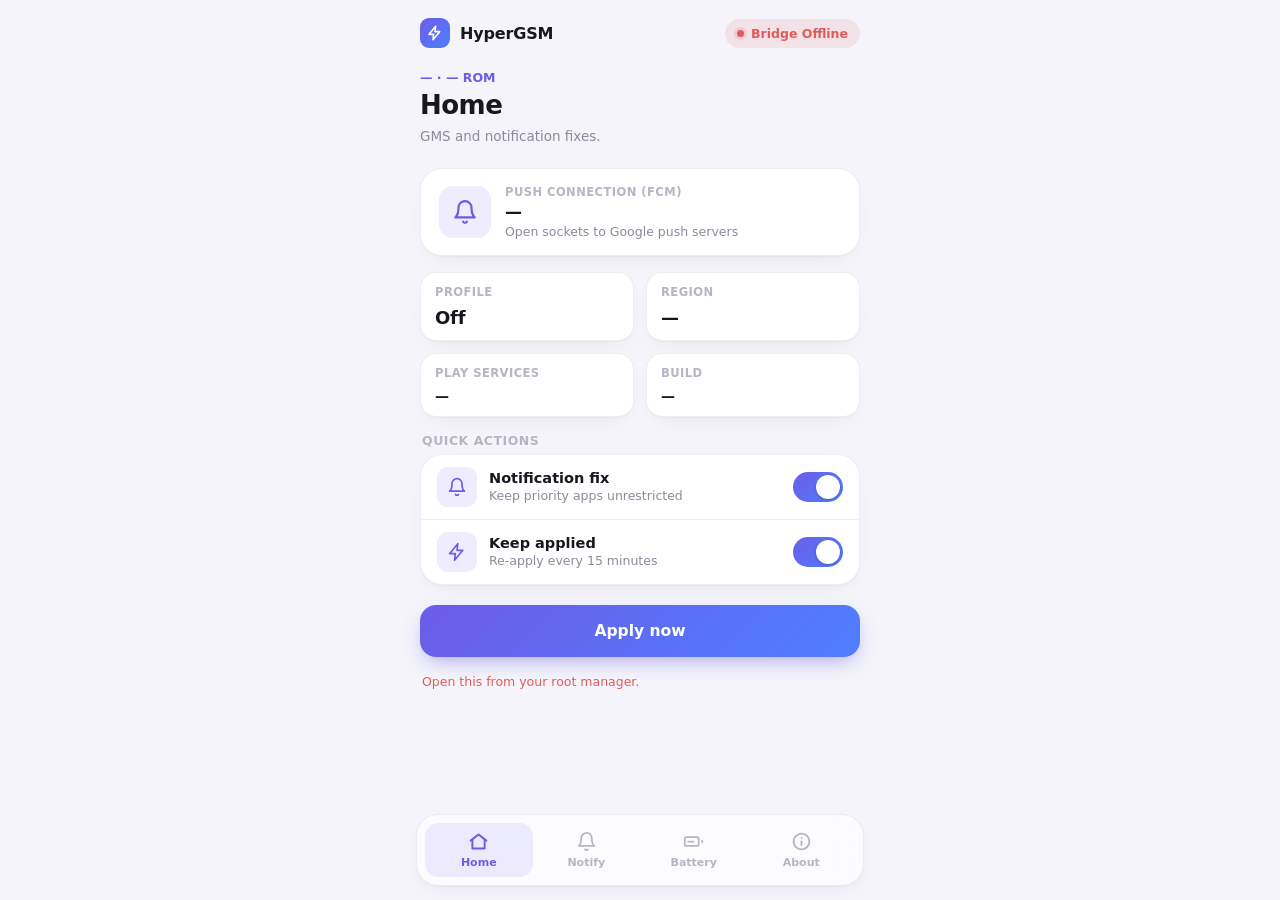
<file: webroot/index.html>
<!DOCTYPE html>
<html lang="en" data-mode="light">
<head>
<meta charset="UTF-8">
<meta name="viewport" content="width=device-width, initial-scale=1, viewport-fit=cover, maximum-scale=1">
<title>HyperGSM</title>
<link rel="stylesheet" href="theme.css">
<link rel="stylesheet" href="style.css">
</head>
<body>
<div class="app">
  <header class="appbar">
    <div class="brand">
      <div class="brand-mark"><svg viewBox="0 0 24 24" fill="none" stroke="white" stroke-width="2.4" stroke-linecap="round" stroke-linejoin="round"><path d="M13 2 3 14h7l-1 8 10-12h-7z"/></svg></div>
      <div class="brand-name">HyperGSM</div>
    </div>
    <div class="status-pill" id="livePill"><span class="dot"></span><span id="livePillText">Checking…</span></div>
  </header>

  <div class="page-head">
    <div class="eyebrow"><b id="devCode">—</b> · <span id="romEyebrow">—</span> ROM</div>
    <h1 id="pageTitle">Home</h1>
    <p id="pageSub">GMS and notification fixes.</p>
  </div>

  <main>
    <section class="page" id="page-home">
      <div class="hero">
        <div class="hero-icon"><svg viewBox="0 0 24 24" fill="none" stroke="currentColor" stroke-width="2" stroke-linecap="round" stroke-linejoin="round"><path d="M18 8a6 6 0 0 0-12 0c0 7-3 9-3 9h18s-3-2-3-9"/><path d="M13.7 21a2 2 0 0 1-3.4 0"/></svg></div>
        <div class="hero-body">
          <div class="hero-label">PUSH CONNECTION (FCM)</div>
          <div class="hero-title" id="heroFcm">—</div>
          <div class="hero-sub" id="heroFcmSub">Open sockets to Google push servers</div>
        </div>
      </div>
      <div class="stat-grid">
        <div class="stat-card"><div class="stat-label">PROFILE</div><div class="stat-value" id="stProfile">—</div></div>
        <div class="stat-card"><div class="stat-label">REGION</div><div class="stat-value" id="stRegion">—</div></div>
        <div class="stat-card"><div class="stat-label">PLAY SERVICES</div><div class="stat-value small" id="stGms">—</div></div>
        <div class="stat-card"><div class="stat-label">BUILD</div><div class="stat-value small" id="stRom">—</div></div>
      </div>
      <div class="section-label">QUICK ACTIONS</div>
      <div class="action-card">
        <div class="action-row">
          <div class="action-icon"><svg viewBox="0 0 24 24" fill="none" stroke="currentColor" stroke-width="2" stroke-linecap="round" stroke-linejoin="round"><path d="M18 8a6 6 0 0 0-12 0c0 7-3 9-3 9h18s-3-2-3-9"/><path d="M13.7 21a2 2 0 0 1-3.4 0"/></svg></div>
          <div class="action-body"><div class="action-title">Notification fix</div><div class="action-sub">Keep priority apps unrestricted</div></div>
          <div class="switch skel" id="swNotif"></div>
        </div>
        <div class="action-row">
          <div class="action-icon"><svg viewBox="0 0 24 24" fill="none" stroke="currentColor" stroke-width="2" stroke-linecap="round" stroke-linejoin="round"><path d="M13 2 3 14h7l-1 8 10-12h-7z"/></svg></div>
          <div class="action-body"><div class="action-title">Keep applied</div><div class="action-sub">Re-apply every 15 minutes</div></div>
          <div class="switch skel" id="swKeep"></div>
        </div>
      </div>
      <button class="apply-btn" id="applyBtn">Apply now</button>
      <div class="status-line"></div>
    </section>

    <section class="page" id="page-notify" hidden>
      <div class="section-head">
        <div class="section-label">PRIORITY APPS</div>
        <div class="section-note">Exempted from Doze, standby and background limits. Changes apply immediately.</div>
      </div>
      <div class="card">
        <div class="chip-input-row">
          <input class="chip-input" id="pkgInput" placeholder="com.example.app" autocapitalize="none" autocorrect="off" spellcheck="false">
          <button class="chip-add" id="pkgAdd">Add</button>
        </div>
        <div class="chip-list" id="chipList"></div>
      </div>
      <div class="section-head">
        <div class="section-label">DIAGNOSTICS</div>
        <div class="section-note">Collects push, Doze and notification info in the background. Send me the result if delays continue.</div>
      </div>
      <button class="secondary-btn" id="diagBtn">Run diagnostics</button>
      <pre class="card log-box" id="diagOut" hidden></pre>
    </section>

    <section class="page" id="page-battery" hidden>
      <div class="section-head">
        <div class="section-label">GMS BATTERY PROFILE</div>
        <div class="section-note">Pick a profile, then tap Apply. Works on any ROM.</div>
      </div>
      <div class="action-card" id="profileList"></div>
      <button class="apply-btn" id="applyProfile" disabled>Apply profile</button>
      <div class="status-line"></div>
    </section>

    <section class="page" id="page-about" hidden>
      <div class="hero">
        <div class="hero-icon"><svg viewBox="0 0 24 24" fill="none" stroke="currentColor" stroke-width="2" stroke-linecap="round" stroke-linejoin="round"><path d="M13 2 3 14h7l-1 8 10-12h-7z"/></svg></div>
        <div class="hero-body"><div class="hero-label">MODULE</div><div class="hero-title">HyperGSM</div><div class="hero-sub">v0.3 · no framework patch</div></div>
      </div>
      <div class="section-label">RECENT LOG</div>
      <pre class="card log-box" id="logOut">—</pre>
    </section>
  </main>

  <div class="tabbar"><div class="tabbar-inner">
    <button class="tab active" data-page="home"><svg viewBox="0 0 24 24" fill="none" stroke="currentColor" stroke-width="2.2" stroke-linecap="round" stroke-linejoin="round"><path d="M3 11l9-7 9 7"/><path d="M5 10v10h14V10"/></svg><span>Home</span></button>
    <button class="tab" data-page="notify"><svg viewBox="0 0 24 24" fill="none" stroke="currentColor" stroke-width="2" stroke-linecap="round" stroke-linejoin="round"><path d="M18 8a6 6 0 0 0-12 0c0 7-3 9-3 9h18s-3-2-3-9"/><path d="M13.7 21a2 2 0 0 1-3.4 0"/></svg><span>Notify</span></button>
    <button class="tab" data-page="battery"><svg viewBox="0 0 24 24" fill="none" stroke="currentColor" stroke-width="2" stroke-linecap="round" stroke-linejoin="round"><rect x="2" y="7" width="16" height="10" rx="2"/><path d="M22 11v2M6 12h6"/></svg><span>Battery</span></button>
    <button class="tab" data-page="about"><svg viewBox="0 0 24 24" fill="none" stroke="currentColor" stroke-width="2.2" stroke-linecap="round" stroke-linejoin="round"><circle cx="12" cy="12" r="9"/><path d="M12 16v-4M12 8h.01"/></svg><span>About</span></button>
  </div></div>
</div>
<div class="toast-stack" id="toastStack"></div>
<script src="app.js"></script>
</body>
</html>
</file>
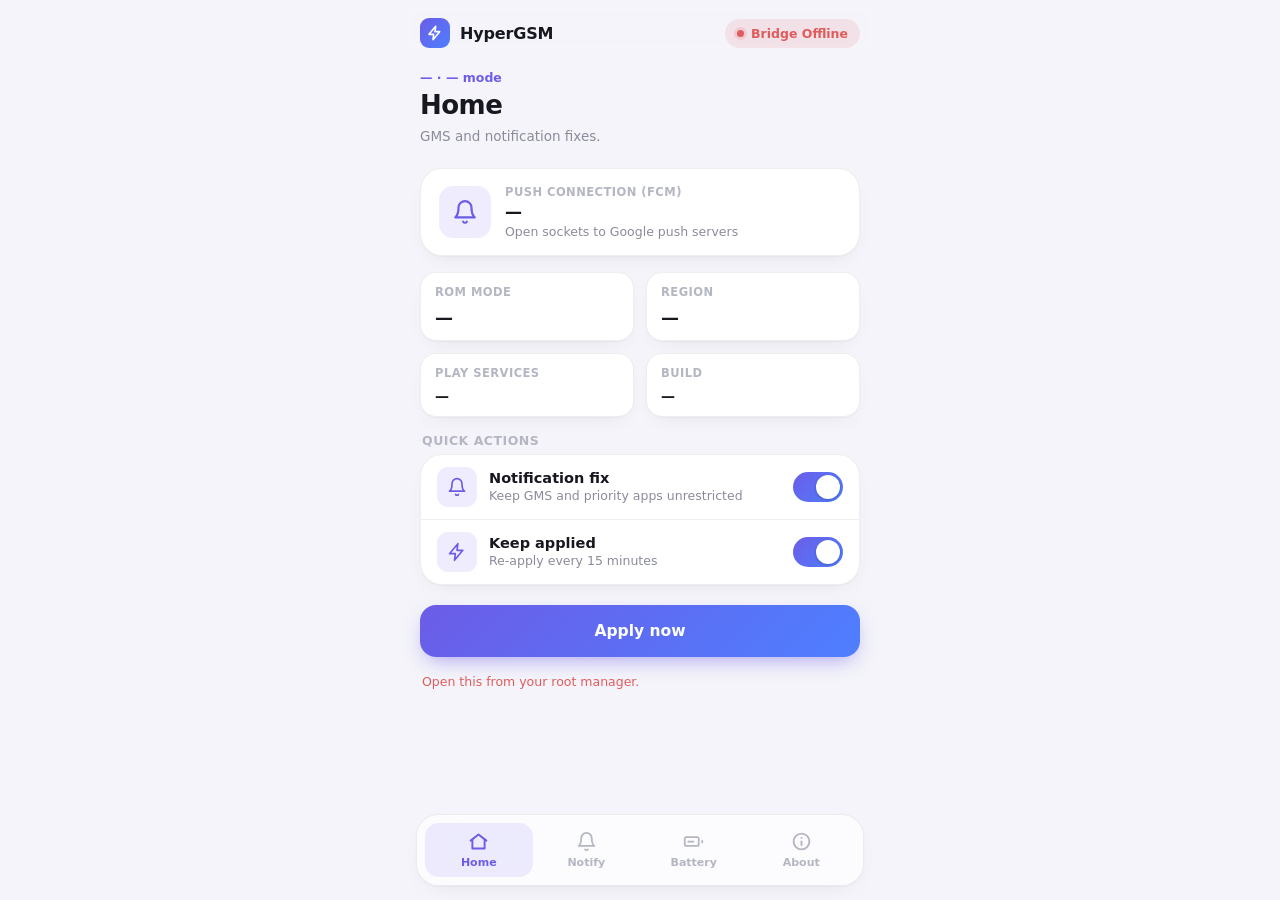
<file: webui/index.html>
<!DOCTYPE html>
<html lang="en" data-mode="light" data-wallpaper="none" data-anim="full">
<head>
<meta charset="UTF-8">
<meta name="viewport" content="width=device-width, initial-scale=1, viewport-fit=cover, maximum-scale=1">
<title>HyperGSM</title>
<link rel="stylesheet" href="theme.css">
<link rel="stylesheet" href="style.css">
</head>
<body>
<div class="wallpaper wp-none" id="wallpaperLayer"></div>
<div class="app" id="app">
  <header class="appbar">
    <div class="brand">
      <div class="brand-mark"><svg viewBox="0 0 24 24" fill="none" stroke="white" stroke-width="2.4" stroke-linecap="round" stroke-linejoin="round"><path d="M13 2 3 14h7l-1 8 10-12h-7z"/></svg></div>
      <div class="brand-name">HyperGSM</div>
    </div>
    <div class="status-pill" id="livePill"><span class="dot"></span><span id="livePillText">Checking…</span></div>
  </header>

  <div class="page-head">
    <div class="eyebrow"><b id="devCode">—</b> · <span id="modeEyebrow">—</span> mode</div>
    <h1 id="pageTitle">Home</h1>
    <p id="pageSub">GMS and notification fixes.</p>
  </div>

  <main>
    <section class="page" id="page-home">
      <div class="hero" style="cursor:default;">
        <div class="hero-icon"><svg viewBox="0 0 24 24" fill="none" stroke="currentColor" stroke-width="2" stroke-linecap="round" stroke-linejoin="round"><path d="M18 8a6 6 0 0 0-12 0c0 7-3 9-3 9h18s-3-2-3-9"/><path d="M13.7 21a2 2 0 0 1-3.4 0"/></svg></div>
        <div class="hero-body">
          <div class="hero-label">PUSH CONNECTION (FCM)</div>
          <div class="hero-title" id="heroFcm">—</div>
          <div class="hero-sub" id="heroFcmSub">Open sockets to Google push servers</div>
        </div>
      </div>
      <div class="stat-grid">
        <div class="stat-card"><div class="stat-label">ROM MODE</div><div class="stat-value" id="stMode">—</div></div>
        <div class="stat-card"><div class="stat-label">REGION</div><div class="stat-value" id="stRegion">—</div></div>
        <div class="stat-card"><div class="stat-label">PLAY SERVICES</div><div class="stat-value small" id="stGms">—</div></div>
        <div class="stat-card"><div class="stat-label">BUILD</div><div class="stat-value small" id="stRom">—</div></div>
      </div>
      <div class="section-label">QUICK ACTIONS</div>
      <div class="action-card">
        <div class="action-row">
          <div class="action-icon"><svg viewBox="0 0 24 24" fill="none" stroke="currentColor" stroke-width="2" stroke-linecap="round" stroke-linejoin="round"><path d="M18 8a6 6 0 0 0-12 0c0 7-3 9-3 9h18s-3-2-3-9"/><path d="M13.7 21a2 2 0 0 1-3.4 0"/></svg></div>
          <div class="action-body"><div class="action-title">Notification fix</div><div class="action-sub">Keep GMS and priority apps unrestricted</div></div>
          <div class="switch skel" id="swNotif"></div>
        </div>
        <div class="action-row">
          <div class="action-icon"><svg viewBox="0 0 24 24" fill="none" stroke="currentColor" stroke-width="2" stroke-linecap="round" stroke-linejoin="round"><path d="M13 2 3 14h7l-1 8 10-12h-7z"/></svg></div>
          <div class="action-body"><div class="action-title">Keep applied</div><div class="action-sub">Re-apply every 15 minutes</div></div>
          <div class="switch skel" id="swKeep"></div>
        </div>
      </div>
      <button class="apply-btn" id="applyBtn">Apply now</button>
      <div class="status-line" id="status">Loading…</div>
    </section>

    <section class="page" id="page-notify" hidden>
      <div class="section-head"><div class="section-label">PRIORITY APPS</div>
        <div class="section-note">Exempted from Doze, standby and background limits. Google services are always included on CN.</div></div>
      <div class="card">
        <div class="chip-input-row">
          <input class="chip-input" id="pkgInput" placeholder="com.example.app" autocapitalize="none" autocorrect="off" spellcheck="false">
          <button class="chip-add" id="pkgAdd">Add</button>
        </div>
        <div class="chip-list" id="chipList"></div>
      </div>
      <div class="section-head"><div class="section-label">DIAGNOSTICS</div>
        <div class="section-note">Collects push, Doze and notification info. Send me this if delays continue.</div></div>
      <button class="secondary-btn" id="diagBtn">Run diagnostics</button>
      <pre class="card" id="diagOut" style="margin-top:10px; white-space:pre-wrap; word-break:break-all; font-size:11px; max-height:320px; overflow:auto;" hidden></pre>
      <button class="apply-btn" id="applyBtnN">Apply now</button>
      <div class="status-line" id="statusN"></div>
    </section>

    <section class="page" id="page-battery" hidden>
      <div class="section-head"><div class="section-label">GMS BATTERY PROFILE</div>
        <div class="section-note">Used on Global ROMs. On CN, Google services are kept unrestricted instead.</div></div>
      <div class="card">
        <div class="segmented" id="segProfile">
          <button class="seg-btn" data-val="off">Off</button>
          <button class="seg-btn" data-val="balanced">Balanced</button>
          <button class="seg-btn" data-val="aggressive">Aggressive</button>
        </div>
        <p style="margin:14px 2px 0; font-size:13px; color:var(--text-dim); line-height:1.45;" id="profileDesc"></p>
      </div>
      <div class="section-label">ROM MODE</div>
      <div class="card">
        <div class="segmented" id="segMode">
          <button class="seg-btn" data-val="auto">Auto</button>
          <button class="seg-btn" data-val="cn">CN</button>
          <button class="seg-btn" data-val="global">Global</button>
        </div>
      </div>
      <button class="apply-btn" id="applyBtnB">Apply now</button>
      <div class="status-line" id="statusB"></div>
    </section>

    <section class="page" id="page-about" hidden>
      <div class="hero" style="cursor:default;">
        <div class="hero-icon"><svg viewBox="0 0 24 24" fill="none" stroke="currentColor" stroke-width="2" stroke-linecap="round" stroke-linejoin="round"><path d="M13 2 3 14h7l-1 8 10-12h-7z"/></svg></div>
        <div class="hero-body"><div class="hero-label">MODULE</div><div class="hero-title">HyperGSM</div><div class="hero-sub">v0.1 · no framework patch</div></div>
      </div>
      <div class="section-label">RECENT LOG</div>
      <pre class="card" id="logOut" style="white-space:pre-wrap; word-break:break-all; font-size:11px; max-height:360px; overflow:auto;">—</pre>
    </section>
  </main>

  <div class="tabbar"><div class="tabbar-inner">
    <button class="tab active navitem" data-page="home"><svg viewBox="0 0 24 24" fill="none" stroke="currentColor" stroke-width="2.2" stroke-linecap="round" stroke-linejoin="round"><path d="M3 11l9-7 9 7"/><path d="M5 10v10h14V10"/></svg><span>Home</span></button>
    <button class="tab navitem" data-page="notify"><svg viewBox="0 0 24 24" fill="none" stroke="currentColor" stroke-width="2" stroke-linecap="round" stroke-linejoin="round"><path d="M18 8a6 6 0 0 0-12 0c0 7-3 9-3 9h18s-3-2-3-9"/><path d="M13.7 21a2 2 0 0 1-3.4 0"/></svg><span>Notify</span></button>
    <button class="tab navitem" data-page="battery"><svg viewBox="0 0 24 24" fill="none" stroke="currentColor" stroke-width="2" stroke-linecap="round" stroke-linejoin="round"><rect x="2" y="7" width="16" height="10" rx="2"/><path d="M22 11v2M6 12h6"/></svg><span>Battery</span></button>
    <button class="tab navitem" data-page="about"><svg viewBox="0 0 24 24" fill="none" stroke="currentColor" stroke-width="2.2" stroke-linecap="round" stroke-linejoin="round"><circle cx="12" cy="12" r="9"/><path d="M12 16v-4M12 8h.01"/></svg><span>About</span></button>
  </div></div>
</div>
<div class="toast-stack" id="toastStack"></div>
<script src="app.js"></script>
</body>
</html>
</file>
<file: webroot/theme.css>
/* HyperTouch — theme.css
   Tokens only. No layout, no component rules — everything here is a
   custom property that style.css consumes via var(). This file
   answers "what is the theme," style.css answers "how components use it."
*/

:root{
  --font-sans: Roboto, 'Noto Sans', system-ui, sans-serif;
  --font-mono: ui-monospace, "Roboto Mono", "SFMono-Regular", Menlo, Consolas, monospace;

  --good:#22B07D;
  --warn:#E0913F;
  --danger:#E05C5C;

  /* Motion. --dur-off is not referenced directly — [data-anim="off"]
     kills animation/transition duration globally instead, see style.css. */
  --dur-fast:.15s;
  --dur-med:.2s;
  --dur-slow:.22s;
}

html[data-anim="reduced"]{
  --dur-fast:.06s;
  --dur-med:.08s;
  --dur-slow:.08s;
}

/* ---- Light (default) ---- */
html[data-mode="light"]{
  --bg:#F4F4FA;
  --card:#FFFFFF;
  --card-2:#F8F8FC;
  --border: rgba(20,20,40,.07);
  --text:#16171F;
  --text-dim:#8A8C9A;
  --text-faint:#B4B6C2;
  --shadow-card: 0 1px 2px rgba(16,17,32,.04), 0 8px 24px -12px rgba(16,17,32,.10);
  --good-soft: rgba(34,176,125,.12);
  --warn-soft: rgba(224,145,63,.14);
  --danger-soft: rgba(224,92,92,.12);

  --accent-default-1:#6C5CE7;
  --accent-default-2:#4E7FFF;
}

/* ---- Dark ---- */
html[data-mode="dark"]{
  --bg:#0F0F15;
  --card:#1A1B24;
  --card-2:#20212C;
  --border: rgba(255,255,255,.07);
  --text:#F2F2F6;
  --text-dim:#8C8DA0;
  --text-faint:#5C5D6E;
  --shadow-card: 0 1px 2px rgba(0,0,0,.25), 0 8px 24px -12px rgba(0,0,0,.55);
  --good-soft: rgba(34,176,125,.16);
  --warn-soft: rgba(224,145,63,.18);
  --danger-soft: rgba(224,92,92,.16);

  --accent-default-1:#7C6DF2;
  --accent-default-2:#5C8CFF;
}

/* Active accent: defaults to the mode's signature gradient pair. When
   Monet extraction succeeds, app.js overrides --accent-1/--accent-2
   directly on <html> inline style, which wins over this regardless of
   mode. --accent-soft is *derived*, so Monet colors automatically get
   a correct tinted tone with no extra JS color math. --accent stays
   as a single-color alias (icons, focus rings, toggle fill) pointed
   at --accent-1. */
html{
  --accent-1: var(--accent-default-1);
  --accent-2: var(--accent-default-2);
  --accent: var(--accent-1);
  --accent-soft: color-mix(in srgb, var(--accent-1) 11%, transparent);
  --radius-lg:22px;
  --radius-md:16px;
  --radius-sm:11px;
}

/* True superellipse corners where the browser supports it — falls back
   to the plain border-radius above everywhere else. */
@supports (corner-shape: squircle){
  .card, .hero, .stat-card, .action-card, .apply-btn, .secondary-btn,
  .status-pill, .seg-btn, .segmented, .switch, .chip, .chip-input,
  .chip-add, .dialog, .action-icon, .hero-icon, .brand-mark,
  .wallpaper-swatch, .tabbar-inner{
    corner-shape:squircle;
  }
}
</file>
<file: webroot/style.css>
/* HyperTouch — style.css
   Component rules. Reads all color/spacing tokens from theme.css via
   var() — nothing is hardcoded here that theme.css should own.
*/

/* No webfont @import: this UI runs offline inside a root manager's WebView, so a
   network font would silently fail and swap in unpredictably. The stack below uses
   what Android actually ships (Roboto / system UI font), so sizing is deterministic. */

*{ box-sizing:border-box; }
html{
  min-height:100%;
  margin:0;
  background:var(--bg);
  /* Some Android WebViews auto-inflate font size based on the
     system's font-scale accessibility setting, independent of the
     page's own font-size declarations — this locks it to 100% so the
     layout renders at the size actually specified in CSS. */
  -webkit-text-size-adjust: 100%;
  text-size-adjust: 100%;
}
body{
  min-height:100%;
  margin:0;
  background:var(--bg);
  color:var(--text);
  font-family:var(--font-sans);
  -webkit-font-smoothing:antialiased;
  font-weight:400;
  transition: background var(--dur-med) ease, color var(--dur-med) ease;
  padding-top: env(safe-area-inset-top, 0px);
  padding-bottom: env(safe-area-inset-bottom, 0px);
  display:flex;
  justify-content:center;
  overscroll-behavior-y: none;
}
/* Reset only what leaks from the browser's default button styling.
   text-align stays 'center' (the browser default) — inheriting it left every
   button label hugging the left edge. Components that want left-aligned text
   (.hero) set it explicitly. */
button{ font-family:inherit; color:inherit; background:none; border:none; padding:0; text-align:center; }
[hidden]{ display:none !important; }
.app{
  width:100%;
  max-width:480px;
  min-height:100vh;
  min-height:100dvh;
  display:flex;
  flex-direction:column;
  position:relative;
}
/* ── App bar ──────────────────────────────── */
.appbar{
  position:sticky; top:0;
  z-index:3;
  display:flex;
  align-items:center;
  justify-content:space-between;
  padding:calc(18px + env(safe-area-inset-top,0px)) 20px 8px;
  background:color-mix(in srgb, var(--bg) 40%, transparent);
  backdrop-filter: blur(6px) saturate(1.2);
  -webkit-backdrop-filter: blur(6px) saturate(1.2);
  box-shadow: 0 1px 0 transparent;
  /* Only background/shadow animate — animating backdrop-filter itself
     forces a full re-blur of everything underneath on every frame,
     which was the real cause of navigation feeling laggy. The blur
     radius now switches in one step (still visually fine, since it's
     paired with the background-opacity fade covering the transition). */
  transition: background var(--dur-fast) ease, box-shadow var(--dur-fast) ease;
}
.brand{ display:flex; align-items:center; gap:10px; }
.brand-mark{
  width:30px; height:30px;
  border-radius:9px;
  background: linear-gradient(135deg, var(--accent-1), var(--accent-2));
  display:flex; align-items:center; justify-content:center;
  flex-shrink:0;
}
.brand-mark svg{ width:16px; height:16px; display:block; }
.brand-name{ font-weight:600; font-size:16px; letter-spacing:-.01em; }
.status-pill{
  display:flex; align-items:center; gap:7px;
  padding:7px 12px;
  border-radius:999px;
  background:var(--good-soft);
  color:var(--good);
  font-size:12.5px; font-weight:600;
  white-space:nowrap;
  transition: background var(--dur-fast) ease, color var(--dur-fast) ease;
}
.status-pill.err{ background:var(--danger-soft); color:var(--danger); }
.status-pill .dot{
  width:7px; height:7px; border-radius:50%;
  background:currentColor;
  position:relative;
}
.status-pill .dot::after{
  content:'';
  position:absolute; inset:-3px;
  border-radius:50%;
  background:currentColor;
  opacity:.16;
}
/* ── Page header ──────────────────────────── */
.page-head{ position:relative; z-index:1; padding:14px 20px 4px; }
.eyebrow{
  font-size:12.5px; font-weight:600;
  color:var(--accent-1);
  margin-bottom:4px;
  min-height:16px;
}
.page-head h1{
  font-size:26px; font-weight:700;
  letter-spacing:-.02em;
  margin:0 0 6px;
}
.page-head p{
  font-size:13.5px; font-weight:400; color:var(--text-dim);
  margin:0; line-height:1.5;
}
main{
  position:relative; z-index:1;
  flex:1;
  padding:18px 20px 110px;
  overflow-x:hidden;
  touch-action:pan-y;
}
.page{
  display:flex;
  flex-direction:column;
  gap:16px;
  will-change:transform, opacity;
}
/* ── Page transitions ─────────────────────────────────────
   Driven by [data-transition] on <html> (miuix|aosp|scale|none) and
   a --exit-dir custom property (1 = forward/right-exit, -1 = reverse)
   set by app.js per-navigation. The *incoming* page always animates
   in; during a gesture-drag, app.js sets transform directly instead
   and these keyframes are skipped (.dragging guards that). */
@keyframes pg-miuix-in{
  0%{ opacity:0; transform:translateY(26px) scale(.94); }
  60%{ opacity:1; }
  100%{ opacity:1; transform:translateY(0) scale(1); }
}
@keyframes pg-aosp-in{
  from{ opacity:0; transform:translateX(calc(var(--exit-dir, 1) * 46px)); }
  to{ opacity:1; transform:translateX(0); }
}
@keyframes pg-scale-in{
  from{ opacity:0; transform:scale(.96); }
  to{ opacity:1; transform:scale(1); }
}
/* Per-child stagger removed: it left cards painted mid-offset on slower
   WebView compositors, overlapping section labels. The page-level
   transition above already carries the motion. */


/* Card entrance is handled entirely by the page-level animation above
   (pg-miuix-in / pg-aosp-in / pg-scale-in on .page itself) — a prior
   per-card IntersectionObserver approach was removed here. It broke
   in a way that visibly overlapped section labels: observing an
   element the same tick it goes from hidden to visible gives the
   browser a stale/zero bounding rect, so cards could get stuck at
   their pre-reveal transform offset (translateY) forever, painting
   over the label below them. Simpler and correct beats fancier and
   broken. */

/* ── Cards (shared surface) ───────────────── */
.card,.hero,.stat-card,.action-card{
  background:var(--card);
  border:1px solid var(--border);
  box-shadow:var(--shadow-card);
}
.card{ border-radius:var(--radius-lg); padding:20px; }
/* ── Hero card ────────────────────────────── */
.hero{
  border-radius:var(--radius-lg);
  padding:16px 18px;
  display:flex; align-items:center; gap:14px;
  text-align:left;
  cursor:pointer;
  transition: transform var(--dur-fast) ease;
}
.hero:active{ transform:scale(.98); }
.hero-icon{
  width:52px; height:52px;
  border-radius:14px;
  background:var(--accent-soft);
  display:flex; align-items:center; justify-content:center;
  flex-shrink:0;
}
.hero-icon svg{ width:26px; height:26px; color:var(--accent-1); }
.hero-body{ flex:1; min-width:0; }
.hero-label{
  font-size:11.5px; font-weight:700; letter-spacing:.04em;
  color:var(--text-faint);
  margin-bottom:3px;
}
.hero-title{ font-size:17px; font-weight:600; letter-spacing:-.01em; margin-bottom:2px; }
.hero-sub{ font-size:12.5px; font-weight:400; color:var(--text-dim); }
/* ── Stat grid ────────────────────────────── */
.stat-grid{ display:grid; grid-template-columns:1fr 1fr; gap:12px; }
.stat-card{
  border-radius:var(--radius-md);
  padding:12px 14px;
}
.stat-label{
  font-size:11.5px; font-weight:700; letter-spacing:.04em;
  color:var(--text-faint);
  margin-bottom:8px;
}
.stat-value{ font-size:18px; font-weight:600; letter-spacing:-.01em; }
.stat-value.small{ font-size:14px; font-weight:600; word-break:break-word; }
/* ── Section label ────────────────────────── */
.section-label{
  font-size:12.5px; font-weight:700; letter-spacing:.04em;
  color:var(--text-faint);
  /* The page's 16px flex gap sits between every pair of siblings, so a
     label ends up as far from its own card as from the previous one.
     A negative bottom margin pulls it back to ~6px so it reads as that
     card's title. Applies only to a label directly followed by a card
     — .section-head handles label+note pairs on its own. */
  margin:0 2px -10px;
}
.section-head .section-label{ margin:0 2px; }
.section-note{
  font-size:12.5px; color:var(--text-dim);
  margin:0 2px;
  line-height:1.5;
}
/* A label/note pair should sit tight together, not at the page's
   normal 16px rhythm — wrap them in .section-head (gap:6px) instead
   of relying on a negative margin fighting the parent flex gap, which
   was collapsing onto the line above it and reading as overlapped
   text. */
.section-head{
  display:flex;
  flex-direction:column;
  gap:6px;
  margin-bottom:-10px;
}
/* ── Action card / rows ───────────────────── */
.action-card{
  border-radius:var(--radius-lg);
  overflow:hidden;
}
.action-row{
  display:flex; align-items:center; gap:12px;
  padding:12px 16px;
  transition: background var(--dur-fast) ease;
}
.action-row + .action-row{ border-top:1px solid var(--border); }
.action-icon{
  width:40px; height:40px;
  border-radius:var(--radius-sm);
  background:var(--accent-soft);
  display:flex; align-items:center; justify-content:center;
  flex-shrink:0;
}
.action-icon svg{ width:20px; height:20px; color:var(--accent-1); }
.action-body{ flex:1; min-width:0; }
.action-title{ font-size:14.5px; font-weight:600; margin-bottom:1px; display:flex; align-items:center; gap:7px; }
.action-sub{ font-size:12.5px; font-weight:400; color:var(--text-dim); line-height:1.4; }
/* ── Toggle switch ────────────────────────── */
/* ── Toggle switch (MIUIX-style capsule thumb) ────────────────
   HyperOS/MIUIX switches use a wide rounded-rect thumb that fills
   most of the track height, not a small circular iOS-style thumb —
   and the thumb itself contracts slightly on toggle before expanding
   into place, a subtle "squish" rather than a flat slide. */
.switch{
  width:50px; height:30px;
  border-radius:15px;
  background:var(--border);
  position:relative; flex-shrink:0;
  cursor:pointer;
  padding:3px;
  transition: background var(--dur-med) cubic-bezier(.2,.8,.3,1);
}
.switch::after{
  content:'';
  position:absolute; top:3px; left:3px;
  width:24px; height:24px;
  border-radius:12px;
  background:#fff;
  box-shadow:0 1px 3px rgba(0,0,0,.25);
  transition: transform var(--dur-med) cubic-bezier(.34,1.3,.64,1), width var(--dur-fast) ease, border-radius var(--dur-fast) ease;
}
.switch.on{ background: linear-gradient(135deg, var(--accent-1), var(--accent-2)); }
.switch.on::after{ transform:translateX(20px); }
.switch.skel{ opacity:.4; }
/* ── Chips (priority apps) ────────────────── */
.chip-input-row{ display:flex; gap:8px; }
.chip-input{
  flex:1;
  height:44px;
  border-radius:var(--radius-md);
  border:1px solid var(--border);
  background:var(--card-2);
  color:var(--text);
  padding:0 14px;
  font-size:14px;
  font-family:var(--font-mono);
}
.chip-input:focus{ outline:2px solid var(--accent-1); outline-offset:-1px; }
.chip-add{
  height:44px; padding:0 18px;
  border-radius:var(--radius-md);
  border:none;
  background: linear-gradient(135deg, var(--accent-1), var(--accent-2));
  color:#fff;
  font-weight:600; font-size:14px;
  cursor:pointer;
}
.chip-list{ display:flex; flex-wrap:wrap; gap:8px; margin-top:12px; }
.chip{
  display:flex; align-items:center; gap:8px;
  background:var(--card-2);
  border:1px solid var(--border);
  border-radius:999px;
  padding:7px 8px 7px 14px;
  font-size:13px;
  font-family:var(--font-mono);
}
.chip button{
  width:20px; height:20px;
  border-radius:50%;
  border:none;
  background:var(--border);
  color:var(--text-dim);
  font-size:14px; line-height:1;
  cursor:pointer;
  display:flex; align-items:center; justify-content:center;
}
/* ── Buttons ──────────────────────────────── */
.apply-btn{
  margin-top:4px;
  height:52px;
  border-radius:16px;
  border:none;
  background: linear-gradient(135deg, var(--accent-1), var(--accent-2));
  color:#fff;
  font-size:15.5px; font-weight:700;
  cursor:pointer;
  box-shadow: 0 8px 20px -6px color-mix(in srgb, var(--accent-1) 55%, transparent);
  transition: transform var(--dur-fast) ease, opacity var(--dur-fast) ease;
}
.apply-btn:active{ transform:scale(.98); }
.apply-btn:disabled{ opacity:.6; }
.secondary-btn{
  height:48px;
  border-radius:var(--radius-md);
  border:1px solid var(--border);
  background:var(--card);
  color:var(--text);
  font-size:14.5px; font-weight:600;
  cursor:pointer;
}
.secondary-btn:active{ background:var(--card-2); }
.status-line{
  font-size:12.5px; color:var(--text-dim);
  min-height:16px;
  padding:0 2px;
  white-space:pre-wrap;
  line-height:1.5;
}
.status-line.err{ color:var(--danger); }
/* ── Bottom tab bar ────────────────────────── */
.tabbar{
  position:fixed; bottom:0; left:0; right:0;
  z-index:2;
  display:flex; justify-content:center;
  padding:0 16px calc(14px + env(safe-area-inset-bottom,0px));
  pointer-events:none;
}
.tabbar-inner{
  pointer-events:auto;
  width:100%; max-width:448px;
  background:color-mix(in srgb, var(--card) 68%, transparent);
  backdrop-filter: blur(18px) saturate(1.5);
  -webkit-backdrop-filter: blur(18px) saturate(1.5);
  border:1px solid var(--border);
  border-radius:22px;
  box-shadow:var(--shadow-card);
  display:flex;
  padding:8px;
}
.tab{
  flex:1;
  display:flex; flex-direction:column; align-items:center; gap:4px;
  padding:8px 0;
  border-radius:14px;
  color:var(--text-faint);
  cursor:pointer;
  border:none; background:transparent;
  transition: background var(--dur-fast) ease, color var(--dur-fast) ease;
}
.tab svg{ width:21px; height:21px; display:block; }
.tab span{ font-size:11px; font-weight:600; }
.tab.active{ color:var(--accent-1); background:var(--accent-soft); }
/* ── Toasts ───────────────────────────────── */
.toast-stack{
  position:fixed; left:0; right:0;
  bottom: calc(96px + env(safe-area-inset-bottom,0px));
  z-index:5;
  display:flex; flex-direction:column; align-items:center; gap:8px;
  pointer-events:none;
  padding:0 20px;
}
.toast{
  background:var(--text);
  color:var(--bg);
  font-size:13.5px; font-weight:600;
  padding:11px 18px;
  border-radius:999px;
  box-shadow:0 8px 20px -6px rgba(0,0,0,.3);
  animation: toast-in var(--dur-med) ease;
}
.toast.err{ background:var(--danger); color:#fff; }
@keyframes toast-in{ from{ opacity:0; transform:translateY(8px);} to{ opacity:1; transform:translateY(0);} }
/* ── Skeleton loading state ───────────────── */
.skel{ position:relative; overflow:hidden; }
.skel *{ opacity:0; }
.skel::after{
  content:'';
  position:absolute; inset:0;
  background: linear-gradient(90deg, var(--card-2) 25%, var(--border) 50%, var(--card-2) 75%);
  background-size:200% 100%;
  animation: skel-sweep 1.4s ease infinite;
}
@keyframes skel-sweep{ 0%{ background-position:200% 0; } 100%{ background-position:-200% 0; } }
/* ── Responsive ───────────────────────────── */
@media (max-width:360px){

  .page-head h1{ font-size:26px; }

  .stat-grid{ gap:9px; }
}
/* ── Focus visibility ─────────────────────── */
:focus-visible{ outline:2px solid var(--accent-1); outline-offset:2px; }
/* ---- profile list ---- */
.opt{ display:flex; align-items:center; gap:14px; width:100%; padding:14px 16px; text-align:left; cursor:pointer; }
.opt + .opt{ border-top:1px solid var(--border); }
.opt:active{ background:var(--accent-soft); }
.opt-radio{ position:relative; flex-shrink:0; width:22px; height:22px; border-radius:50%; border:2px solid var(--text-faint); }
.opt.active .opt-radio{ border-color:var(--accent-1); }
.opt.active .opt-radio::after{ content:""; position:absolute; inset:3px; border-radius:50%; background:var(--accent-1); }
.opt-body{ flex:1; min-width:0; display:flex; flex-direction:column; gap:2px; }
.opt-title{ display:flex; align-items:center; gap:8px; font-size:14.5px; font-weight:600; }
.opt-sub{ font-size:12.5px; font-weight:400; color:var(--text-dim); line-height:1.4; }
.opt-tag{ font-size:10px; font-weight:700; letter-spacing:.05em; padding:2px 7px; border-radius:999px; background:var(--good-soft); color:var(--good); }
/* ---- log / diagnostics output ---- */
.log-box{ margin:10px 0 0; white-space:pre-wrap; word-break:break-all; font-family:var(--font-mono); font-size:11px; line-height:1.5; max-height:340px; overflow:auto; }
</file>
<file: webui/theme.css>
/* HyperTouch — theme.css
   Tokens only. No layout, no component rules — everything here is a
   custom property that style.css consumes via var(). This file
   answers "what is the theme," style.css answers "how components use it."
*/

:root{
  --font-sans: Roboto, 'Noto Sans', system-ui, sans-serif;
  --font-mono: ui-monospace, "Roboto Mono", "SFMono-Regular", Menlo, Consolas, monospace;

  --good:#22B07D;
  --warn:#E0913F;
  --danger:#E05C5C;

  /* Motion. --dur-off is not referenced directly — [data-anim="off"]
     kills animation/transition duration globally instead, see style.css. */
  --dur-fast:.15s;
  --dur-med:.2s;
  --dur-slow:.22s;
}

html[data-anim="reduced"]{
  --dur-fast:.06s;
  --dur-med:.08s;
  --dur-slow:.08s;
}

/* ---- Light (default) ---- */
html[data-mode="light"]{
  --bg:#F4F4FA;
  --card:#FFFFFF;
  --card-2:#F8F8FC;
  --border: rgba(20,20,40,.07);
  --text:#16171F;
  --text-dim:#8A8C9A;
  --text-faint:#B4B6C2;
  --shadow-card: 0 1px 2px rgba(16,17,32,.04), 0 8px 24px -12px rgba(16,17,32,.10);
  --good-soft: rgba(34,176,125,.12);
  --warn-soft: rgba(224,145,63,.14);
  --danger-soft: rgba(224,92,92,.12);

  --accent-default-1:#6C5CE7;
  --accent-default-2:#4E7FFF;
}

/* ---- Dark ---- */
html[data-mode="dark"]{
  --bg:#0F0F15;
  --card:#1A1B24;
  --card-2:#20212C;
  --border: rgba(255,255,255,.07);
  --text:#F2F2F6;
  --text-dim:#8C8DA0;
  --text-faint:#5C5D6E;
  --shadow-card: 0 1px 2px rgba(0,0,0,.25), 0 8px 24px -12px rgba(0,0,0,.55);
  --good-soft: rgba(34,176,125,.16);
  --warn-soft: rgba(224,145,63,.18);
  --danger-soft: rgba(224,92,92,.16);

  --accent-default-1:#7C6DF2;
  --accent-default-2:#5C8CFF;
}

/* Active accent: defaults to the mode's signature gradient pair. When
   Monet extraction succeeds, app.js overrides --accent-1/--accent-2
   directly on <html> inline style, which wins over this regardless of
   mode. --accent-soft is *derived*, so Monet colors automatically get
   a correct tinted tone with no extra JS color math. --accent stays
   as a single-color alias (icons, focus rings, toggle fill) pointed
   at --accent-1. */
html{
  --accent-1: var(--accent-default-1);
  --accent-2: var(--accent-default-2);
  --accent: var(--accent-1);
  --accent-soft: color-mix(in srgb, var(--accent-1) 11%, transparent);
  --radius-lg:22px;
  --radius-md:16px;
  --radius-sm:11px;
}

/* True superellipse corners where the browser supports it — falls back
   to the plain border-radius above everywhere else. */
@supports (corner-shape: squircle){
  .card, .hero, .stat-card, .action-card, .apply-btn, .secondary-btn,
  .status-pill, .seg-btn, .segmented, .switch, .chip, .chip-input,
  .chip-add, .dialog, .action-icon, .hero-icon, .brand-mark,
  .wallpaper-swatch, .tabbar-inner{
    corner-shape:squircle;
  }
}
</file>
<file: webui/style.css>
/* HyperTouch — style.css
   Component rules. Reads all color/spacing tokens from theme.css via
   var() — nothing is hardcoded here that theme.css should own.
*/

/* No webfont @import: this UI runs offline inside a root manager's WebView, so a
   network font would silently fail and swap in unpredictably. The stack below uses
   what Android actually ships (Roboto / system UI font), so sizing is deterministic. */

*{ box-sizing:border-box; }
html{
  min-height:100%;
  margin:0;
  background:var(--bg);
  /* Some Android WebViews auto-inflate font size based on the
     system's font-scale accessibility setting, independent of the
     page's own font-size declarations — this locks it to 100% so the
     layout renders at the size actually specified in CSS. */
  -webkit-text-size-adjust: 100%;
  text-size-adjust: 100%;
}
body{
  min-height:100%;
  margin:0;
  background:var(--bg);
  color:var(--text);
  font-family:var(--font-sans);
  -webkit-font-smoothing:antialiased;
  font-weight:400;
  transition: background var(--dur-med) ease, color var(--dur-med) ease;
  padding-top: env(safe-area-inset-top, 0px);
  padding-bottom: env(safe-area-inset-bottom, 0px);
  display:flex;
  justify-content:center;
  overscroll-behavior-y: none;
}
/* Reset only what leaks from the browser's default button styling.
   text-align stays 'center' (the browser default) — inheriting it left every
   button label hugging the left edge. Components that want left-aligned text
   (.hero) set it explicitly. */
button{ font-family:inherit; color:inherit; background:none; border:none; padding:0; text-align:center; }
[hidden]{ display:none !important; }

.app{
  width:100%;
  max-width:480px;
  min-height:100vh;
  min-height:100dvh;
  display:flex;
  flex-direction:column;
  position:relative;
}

/* ── Wallpaper layer (behind everything, subtle) ─────────── */
.wallpaper{
  position:fixed; inset:0;
  pointer-events:none;
  z-index:0;
  opacity:.5;
  transition: opacity var(--dur-med) ease;
}
.wp-none{ opacity:0; }
.wp-signal{
  background-image: repeating-linear-gradient(115deg, var(--accent-soft) 0px, var(--accent-soft) 1px, transparent 1px, transparent 64px);
}
.wp-aurora{
  background: radial-gradient(circle at 15% 8%, color-mix(in srgb, var(--accent-1) 20%, transparent), transparent 45%),
              radial-gradient(circle at 85% 20%, color-mix(in srgb, var(--accent-2) 16%, transparent), transparent 50%);
}
.wp-grid{
  background-image:
    linear-gradient(var(--border) 1px, transparent 1px),
    linear-gradient(90deg, var(--border) 1px, transparent 1px);
  background-size: 28px 28px;
}

/* ── App bar ──────────────────────────────── */
.appbar{
  position:sticky; top:0;
  z-index:3;
  display:flex;
  align-items:center;
  justify-content:space-between;
  padding:calc(18px + env(safe-area-inset-top,0px)) 20px 8px;
  background:color-mix(in srgb, var(--bg) 40%, transparent);
  backdrop-filter: blur(6px) saturate(1.2);
  -webkit-backdrop-filter: blur(6px) saturate(1.2);
  box-shadow: 0 1px 0 transparent;
  /* Only background/shadow animate — animating backdrop-filter itself
     forces a full re-blur of everything underneath on every frame,
     which was the real cause of navigation feeling laggy. The blur
     radius now switches in one step (still visually fine, since it's
     paired with the background-opacity fade covering the transition). */
  transition: background var(--dur-fast) ease, box-shadow var(--dur-fast) ease;
}
.appbar.scrolled{
  background:color-mix(in srgb, var(--bg) 82%, transparent);
  backdrop-filter: blur(18px) saturate(1.4);
  -webkit-backdrop-filter: blur(18px) saturate(1.4);
  box-shadow: 0 1px 0 var(--border);
}
.brand{ display:flex; align-items:center; gap:10px; }
.shell-btn{
  width:30px; height:30px;
  border-radius:9px;
  border:1px solid var(--border);
  background:var(--card);
  color:var(--text-dim);
  display:flex; align-items:center; justify-content:center;
  cursor:pointer;
  flex-shrink:0;
  transition: background var(--dur-fast) ease, color var(--dur-fast) ease, transform var(--dur-fast) ease;
}
.shell-btn svg{ width:16px; height:16px; }
.shell-btn:active{ transform:scale(.92); }
.shell-btn.has-activity{ color:var(--accent-1); border-color:color-mix(in srgb, var(--accent-1) 35%, var(--border)); }
.brand-mark{
  width:30px; height:30px;
  border-radius:9px;
  background: linear-gradient(135deg, var(--accent-1), var(--accent-2));
  display:flex; align-items:center; justify-content:center;
  flex-shrink:0;
}
.brand-mark svg{ width:16px; height:16px; display:block; }
.brand-name{ font-weight:600; font-size:16px; letter-spacing:-.01em; }

.status-pill{
  display:flex; align-items:center; gap:7px;
  padding:7px 12px;
  border-radius:999px;
  background:var(--good-soft);
  color:var(--good);
  font-size:12.5px; font-weight:600;
  white-space:nowrap;
  transition: background var(--dur-fast) ease, color var(--dur-fast) ease;
}
.status-pill.err{ background:var(--danger-soft); color:var(--danger); }
.status-pill .dot{
  width:7px; height:7px; border-radius:50%;
  background:currentColor;
  position:relative;
}
.status-pill .dot::after{
  content:'';
  position:absolute; inset:-3px;
  border-radius:50%;
  background:currentColor;
  opacity:.16;
}

/* ── Page header ──────────────────────────── */
.page-head{ position:relative; z-index:1; padding:14px 20px 4px; }
.eyebrow{
  font-size:12.5px; font-weight:600;
  color:var(--accent-1);
  margin-bottom:4px;
  min-height:16px;
}
.page-head h1{
  font-size:26px; font-weight:700;
  letter-spacing:-.02em;
  margin:0 0 6px;
}
.page-head p{
  font-size:13.5px; font-weight:400; color:var(--text-dim);
  margin:0; line-height:1.5;
}

main{
  position:relative; z-index:1;
  flex:1;
  padding:18px 20px 110px;
  overflow-x:hidden;
  touch-action:pan-y;
}
.page{
  display:flex;
  flex-direction:column;
  gap:16px;
  will-change:transform, opacity;
}
.page.dragging{ transition:none !important; }

/* ── Page transitions ─────────────────────────────────────
   Driven by [data-transition] on <html> (miuix|aosp|scale|none) and
   a --exit-dir custom property (1 = forward/right-exit, -1 = reverse)
   set by app.js per-navigation. The *incoming* page always animates
   in; during a gesture-drag, app.js sets transform directly instead
   and these keyframes are skipped (.dragging guards that). */
@keyframes pg-miuix-in{
  0%{ opacity:0; transform:translateY(26px) scale(.94); }
  60%{ opacity:1; }
  100%{ opacity:1; transform:translateY(0) scale(1); }
}
@keyframes pg-aosp-in{
  from{ opacity:0; transform:translateX(calc(var(--exit-dir, 1) * 46px)); }
  to{ opacity:1; transform:translateX(0); }
}
@keyframes pg-scale-in{
  from{ opacity:0; transform:scale(.96); }
  to{ opacity:1; transform:scale(1); }
}
html[data-transition="miuix"] .page:not([hidden]){
  animation: pg-miuix-in .46s cubic-bezier(.16,.9,.2,1.18);
}
html[data-transition="aosp"] .page:not([hidden]){
  animation: pg-aosp-in .3s cubic-bezier(.2,.68,.28,1);
}
html[data-transition="scale"] .page:not([hidden]){
  animation: pg-scale-in .22s ease-out;
}
html[data-transition="none"] .page:not([hidden]){
  animation:none;
}
html[data-anim="off"] .page:not([hidden]){
  animation:none !important;
}

/* Per-child stagger removed: it left cards painted mid-offset on slower
   WebView compositors, overlapping section labels. The page-level
   transition above already carries the motion. */


/* Card entrance is handled entirely by the page-level animation above
   (pg-miuix-in / pg-aosp-in / pg-scale-in on .page itself) — a prior
   per-card IntersectionObserver approach was removed here. It broke
   in a way that visibly overlapped section labels: observing an
   element the same tick it goes from hidden to visible gives the
   browser a stale/zero bounding rect, so cards could get stuck at
   their pre-reveal transform offset (translateY) forever, painting
   over the label below them. Simpler and correct beats fancier and
   broken. */

/* ── Cards (shared surface) ───────────────── */
.card, .hero, .stat-card, .action-card{
  background:var(--card);
  border:1px solid var(--border);
  box-shadow:var(--shadow-card);
}
.card{ border-radius:var(--radius-lg); padding:20px; }

/* ── Hero card ────────────────────────────── */
.hero{
  border-radius:var(--radius-lg);
  padding:16px 18px;
  display:flex; align-items:center; gap:14px;
  text-align:left;
  cursor:pointer;
  transition: transform var(--dur-fast) ease;
}
.hero:active{ transform:scale(.98); }
.hero-icon{
  width:52px; height:52px;
  border-radius:14px;
  background:var(--accent-soft);
  display:flex; align-items:center; justify-content:center;
  flex-shrink:0;
}
.hero-icon svg{ width:26px; height:26px; color:var(--accent-1); }
.hero-body{ flex:1; min-width:0; }
.hero-label{
  font-size:11.5px; font-weight:700; letter-spacing:.04em;
  color:var(--text-faint);
  margin-bottom:3px;
}
.hero-title{ font-size:17px; font-weight:600; letter-spacing:-.01em; margin-bottom:2px; }
.hero-sub{ font-size:12.5px; font-weight:400; color:var(--text-dim); }
.hero-chev{ color:var(--text-faint); flex-shrink:0; }

/* ── Stat grid ────────────────────────────── */
.stat-grid{ display:grid; grid-template-columns:1fr 1fr; gap:12px; }
.stat-card{
  border-radius:var(--radius-md);
  padding:12px 14px;
}
.stat-label{
  font-size:11.5px; font-weight:700; letter-spacing:.04em;
  color:var(--text-faint);
  margin-bottom:8px;
}
.stat-value{ font-size:18px; font-weight:600; letter-spacing:-.01em; }
.stat-value.small{ font-size:14px; font-weight:600; word-break:break-word; }

/* ── Section label ────────────────────────── */
.section-label{
  font-size:12.5px; font-weight:700; letter-spacing:.04em;
  color:var(--text-faint);
  /* The page's 16px flex gap sits between every pair of siblings, so a
     label ends up as far from its own card as from the previous one.
     A negative bottom margin pulls it back to ~6px so it reads as that
     card's title. Applies only to a label directly followed by a card
     — .section-head handles label+note pairs on its own. */
  margin:0 2px -10px;
}
.section-head .section-label{ margin:0 2px; }
.section-note{
  font-size:12.5px; color:var(--text-dim);
  margin:0 2px;
  line-height:1.5;
}
/* A label/note pair should sit tight together, not at the page's
   normal 16px rhythm — wrap them in .section-head (gap:6px) instead
   of relying on a negative margin fighting the parent flex gap, which
   was collapsing onto the line above it and reading as overlapped
   text. */
.section-head{
  display:flex;
  flex-direction:column;
  gap:6px;
  margin-bottom:-10px;
}

/* ── Action card / rows ───────────────────── */
.action-card{
  border-radius:var(--radius-lg);
  overflow:hidden;
}
.action-row{
  display:flex; align-items:center; gap:12px;
  padding:12px 16px;
  transition: background var(--dur-fast) ease;
}
.action-row.clickable{ cursor:pointer; }
.action-row.clickable:active{ background:var(--accent-soft); }
.action-row + .action-row{ border-top:1px solid var(--border); }
.action-icon{
  width:40px; height:40px;
  border-radius:var(--radius-sm);
  background:var(--accent-soft);
  display:flex; align-items:center; justify-content:center;
  flex-shrink:0;
}
.action-icon.warn{ background:var(--warn-soft); }
.action-icon svg{ width:20px; height:20px; color:var(--accent-1); }
.action-icon.warn svg{ color:var(--warn); }
.action-body{ flex:1; min-width:0; }
.action-title{ font-size:14.5px; font-weight:600; margin-bottom:1px; display:flex; align-items:center; gap:7px; }
.action-sub{ font-size:12.5px; font-weight:400; color:var(--text-dim); line-height:1.4; }
.action-chev{ color:var(--text-faint); flex-shrink:0; }

/* ── Toggle switch ────────────────────────── */
/* ── Toggle switch (MIUIX-style capsule thumb) ────────────────
   HyperOS/MIUIX switches use a wide rounded-rect thumb that fills
   most of the track height, not a small circular iOS-style thumb —
   and the thumb itself contracts slightly on toggle before expanding
   into place, a subtle "squish" rather than a flat slide. */
.switch{
  width:50px; height:30px;
  border-radius:15px;
  background:var(--border);
  position:relative; flex-shrink:0;
  cursor:pointer;
  padding:3px;
  transition: background var(--dur-med) cubic-bezier(.2,.8,.3,1);
}
.switch::after{
  content:'';
  position:absolute; top:3px; left:3px;
  width:24px; height:24px;
  border-radius:12px;
  background:#fff;
  box-shadow:0 1px 3px rgba(0,0,0,.25);
  transition: transform var(--dur-med) cubic-bezier(.34,1.3,.64,1), width var(--dur-fast) ease, border-radius var(--dur-fast) ease;
}
.switch.on{ background: linear-gradient(135deg, var(--accent-1), var(--accent-2)); }
.switch.on::after{ transform:translateX(20px); }
/* Squish on press: thumb briefly widens toward the direction it's
   heading, MIUIX's signature toggle feel — handled via a class
   app.js adds for ~120ms around the toggle moment. */
.switch.pressing::after{ width:29px; }
.switch.pressing.on::after{ transform:translateX(15px); }
.switch.skel{ opacity:.4; }

/* Loud variant for higher-consequence toggles (full disable, spoof) */
.switch.warn.on{ background: linear-gradient(135deg, var(--warn), #C97A2E); }

/* ── Segmented control ────────────────────── */
.segmented{
  display:flex;
  background:var(--card-2);
  border:1px solid var(--border);
  border-radius:999px;
  padding:3px;
  gap:2px;
}
.seg-btn{
  flex:1;
  border:none;
  background:transparent;
  color:var(--text-dim);
  font-size:13px; font-weight:600;
  padding:9px 6px;
  border-radius:999px;
  text-align:center;
  cursor:pointer;
  transition: background var(--dur-fast) ease, color var(--dur-fast) ease;
}
.seg-btn.active{
  background:var(--card);
  color:var(--accent-1);
  box-shadow:0 1px 2px rgba(16,17,32,.08);
}

/* ── Chips (priority apps) ────────────────── */
.chip-input-row{ display:flex; gap:8px; }
.chip-input{
  flex:1;
  height:44px;
  border-radius:var(--radius-md);
  border:1px solid var(--border);
  background:var(--card-2);
  color:var(--text);
  padding:0 14px;
  font-size:14px;
  font-family:var(--font-mono);
}
.chip-input:focus{ outline:2px solid var(--accent-1); outline-offset:-1px; }
.chip-add{
  height:44px; padding:0 18px;
  border-radius:var(--radius-md);
  border:none;
  background: linear-gradient(135deg, var(--accent-1), var(--accent-2));
  color:#fff;
  font-weight:600; font-size:14px;
  cursor:pointer;
}
.chip-list{ display:flex; flex-wrap:wrap; gap:8px; margin-top:12px; }
.chip{
  display:flex; align-items:center; gap:8px;
  background:var(--card-2);
  border:1px solid var(--border);
  border-radius:999px;
  padding:7px 8px 7px 14px;
  font-size:13px;
  font-family:var(--font-mono);
}
.chip button{
  width:20px; height:20px;
  border-radius:50%;
  border:none;
  background:var(--border);
  color:var(--text-dim);
  font-size:14px; line-height:1;
  cursor:pointer;
  display:flex; align-items:center; justify-content:center;
}

/* ── Wallpaper swatches (Settings) ────────── */
.wallpaper-row{ display:flex; gap:10px; }
.wallpaper-swatch{
  flex:1; height:52px;
  border-radius:var(--radius-md);
  border:2px solid var(--border);
  cursor:pointer;
  position:relative;
  background:var(--card-2);
}
.wallpaper-swatch.active{ border-color:var(--accent-1); }
.wallpaper-swatch[data-val="signal"]{ background-image: repeating-linear-gradient(115deg, var(--accent-soft) 0px, var(--accent-soft) 1px, transparent 1px, transparent 10px); }
.wallpaper-swatch[data-val="aurora"]{ background: radial-gradient(circle at 30% 30%, var(--accent-1), transparent 60%), radial-gradient(circle at 70% 70%, var(--accent-2), transparent 60%); }
.wallpaper-swatch[data-val="grid"]{ background-image: linear-gradient(var(--border) 1px, transparent 1px), linear-gradient(90deg, var(--border) 1px, transparent 1px); background-size:9px 9px; }

/* ── Buttons ──────────────────────────────── */
.apply-btn{
  margin-top:4px;
  height:52px;
  border-radius:16px;
  border:none;
  background: linear-gradient(135deg, var(--accent-1), var(--accent-2));
  color:#fff;
  font-size:15.5px; font-weight:700;
  cursor:pointer;
  box-shadow: 0 8px 20px -6px color-mix(in srgb, var(--accent-1) 55%, transparent);
  transition: transform var(--dur-fast) ease, opacity var(--dur-fast) ease;
}
.apply-btn:active{ transform:scale(.98); }
.apply-btn:disabled{ opacity:.6; }

.secondary-btn{
  height:48px;
  border-radius:var(--radius-md);
  border:1px solid var(--border);
  background:var(--card);
  color:var(--text);
  font-size:14.5px; font-weight:600;
  cursor:pointer;
}
.secondary-btn:active{ background:var(--card-2); }
.secondary-btn.danger{ color:var(--danger); }

.status-line{
  font-size:12.5px; color:var(--text-dim);
  min-height:16px;
  padding:0 2px;
  white-space:pre-wrap;
  line-height:1.5;
}
.status-line.err{ color:var(--danger); }

/* ── About / key-value rows ───────────────── */
.kv-list{ display:flex; flex-direction:column; }
.kv{
  display:flex; align-items:center; justify-content:space-between;
  padding:13px 2px;
  font-size:14px;
}
.kv + .kv{ border-top:1px solid var(--border); }
.kv .k{ color:var(--text-dim); }
.kv .v{ font-weight:600; font-family:var(--font-mono); font-size:13px; }

/* ── Bottom tab bar ────────────────────────── */
.tabbar{
  position:fixed; bottom:0; left:0; right:0;
  z-index:2;
  display:flex; justify-content:center;
  padding:0 16px calc(14px + env(safe-area-inset-bottom,0px));
  pointer-events:none;
}
.tabbar-inner{
  pointer-events:auto;
  width:100%; max-width:448px;
  background:color-mix(in srgb, var(--card) 68%, transparent);
  backdrop-filter: blur(18px) saturate(1.5);
  -webkit-backdrop-filter: blur(18px) saturate(1.5);
  border:1px solid var(--border);
  border-radius:22px;
  box-shadow:var(--shadow-card);
  display:flex;
  padding:8px;
}
.tab{
  flex:1;
  display:flex; flex-direction:column; align-items:center; gap:4px;
  padding:8px 0;
  border-radius:14px;
  color:var(--text-faint);
  cursor:pointer;
  border:none; background:transparent;
  transition: background var(--dur-fast) ease, color var(--dur-fast) ease;
}
.tab svg{ width:21px; height:21px; display:block; }
.tab span{ font-size:11px; font-weight:600; }
.tab.active{ color:var(--accent-1); background:var(--accent-soft); }

/* ── Toasts ───────────────────────────────── */
.toast-stack{
  position:fixed; left:0; right:0;
  bottom: calc(96px + env(safe-area-inset-bottom,0px));
  z-index:5;
  display:flex; flex-direction:column; align-items:center; gap:8px;
  pointer-events:none;
  padding:0 20px;
}
.toast{
  background:var(--text);
  color:var(--bg);
  font-size:13.5px; font-weight:600;
  padding:11px 18px;
  border-radius:999px;
  box-shadow:0 8px 20px -6px rgba(0,0,0,.3);
  animation: toast-in var(--dur-med) ease;
}
.toast.err{ background:var(--danger); color:#fff; }
@keyframes toast-in{ from{ opacity:0; transform:translateY(8px);} to{ opacity:1; transform:translateY(0);} }

/* ── Dialog overlay ───────────────────────── */
.overlay{
  position:fixed; inset:0;
  z-index:10;
  background:rgba(10,10,16,.5);
  display:flex; align-items:center; justify-content:center;
  padding:24px;
}
.dialog{
  width:100%; max-width:340px;
  background:var(--card);
  border-radius:var(--radius-lg);
  padding:22px;
  box-shadow:0 20px 50px -12px rgba(0,0,0,.4);
}
.dialog-title{ font-size:17px; font-weight:700; margin-bottom:8px; }
.dialog-body{ font-size:14px; color:var(--text-dim); line-height:1.5; margin-bottom:20px; }
.dialog-actions{ display:flex; gap:10px; }
.dialog-actions button{
  flex:1; height:44px;
  border-radius:var(--radius-md);
  border:1px solid var(--border);
  background:transparent;
  color:var(--text);
  font-size:14.5px; font-weight:600;
  cursor:pointer;
}
.dialog-actions button.confirm{
  border:none;
  background: linear-gradient(135deg, var(--accent-1), var(--accent-2));
  color:#fff;
}

/* ── Skeleton loading state ───────────────── */
.skel{ position:relative; overflow:hidden; }
.skel *{ opacity:0; }
.skel::after{
  content:'';
  position:absolute; inset:0;
  background: linear-gradient(90deg, var(--card-2) 25%, var(--border) 50%, var(--card-2) 75%);
  background-size:200% 100%;
  animation: skel-sweep 1.4s ease infinite;
}
html[data-anim="off"] .skel::after,
html[data-anim="reduced"] .skel::after{ animation:none; opacity:.6; }
@keyframes skel-sweep{ 0%{ background-position:200% 0; } 100%{ background-position:-200% 0; } }

/* ── Motion off (data-anim="off") ─────────── */
html[data-anim="off"] *, html[data-anim="off"] *::after, html[data-anim="off"] *::before{
  transition-duration:0s !important;
  animation-duration:0s !important;
}

/* ── Responsive ───────────────────────────── */
@media (max-width:360px){
  .page-head h1{ font-size:26px; }
  .stat-grid{ gap:9px; }
}

/* ── Focus visibility ─────────────────────── */
:focus-visible{ outline:2px solid var(--accent-1); outline-offset:2px; }

/* ── Shell / activity log panel ───────────── */
.shell-scrim{
  position:fixed; inset:0;
  z-index:20;
  background:rgba(10,10,16,.42);
  backdrop-filter: blur(2px);
  -webkit-backdrop-filter: blur(2px);
  opacity:0;
  transition: opacity var(--dur-med) ease;
}
.shell-scrim.open{ opacity:1; }

.shell-panel{
  position:fixed; top:0; bottom:0; left:0;
  z-index:21;
  width:min(86vw, 340px);
  background:var(--card);
  border-right:1px solid var(--border);
  box-shadow: 12px 0 40px -16px rgba(0,0,0,.35);
  display:flex; flex-direction:column;
  transform:translateX(-100%);
  transition: transform var(--dur-slow) cubic-bezier(.2,.8,.3,1);
  padding-top: env(safe-area-inset-top, 0px);
  padding-bottom: env(safe-area-inset-bottom, 0px);
}
.shell-panel.open{ transform:translateX(0); }

.shell-head{
  display:flex; align-items:center; justify-content:space-between;
  padding:18px 16px 14px;
  border-bottom:1px solid var(--border);
}
.shell-head-title{
  display:flex; align-items:center; gap:8px;
  font-size:15px; font-weight:700;
  color:var(--text);
}
.shell-head-actions{ display:flex; gap:6px; }
.shell-icon-btn{
  width:32px; height:32px;
  border-radius:9px;
  border:none;
  background:var(--card-2);
  color:var(--text-dim);
  display:flex; align-items:center; justify-content:center;
  cursor:pointer;
}
.shell-icon-btn:active{ background:var(--border); }

.shell-body{
  flex:1;
  overflow-y:auto;
  padding:10px 14px 20px;
  display:flex; flex-direction:column;
  gap:2px;
}
.shell-empty{
  color:var(--text-faint);
  font-size:13px;
  text-align:center;
  padding:40px 10px;
}
.shell-entry{
  display:flex; gap:10px;
  padding:9px 4px;
  border-bottom:1px solid var(--border);
  font-size:12.5px;
  line-height:1.45;
}
.shell-entry:last-child{ border-bottom:none; }
.shell-entry .t{
  color:var(--text-faint);
  font-family:var(--font-mono);
  font-size:11px;
  flex-shrink:0;
  padding-top:1px;
  white-space:nowrap;
}
.shell-entry .m{ flex:1; min-width:0; word-break:break-word; }
.shell-entry .m .k{
  font-weight:600; color:var(--text);
}
.shell-entry.lvl-ok .dotmark{ background:var(--good); }
.shell-entry.lvl-err .dotmark{ background:var(--danger); }
.shell-entry.lvl-info .dotmark{ background:var(--text-faint); }
.shell-entry .dotmark{
  width:6px; height:6px; border-radius:50%;
  margin-top:5px; flex-shrink:0;
}
.shell-entry-row{ display:flex; gap:8px; }
</file>
